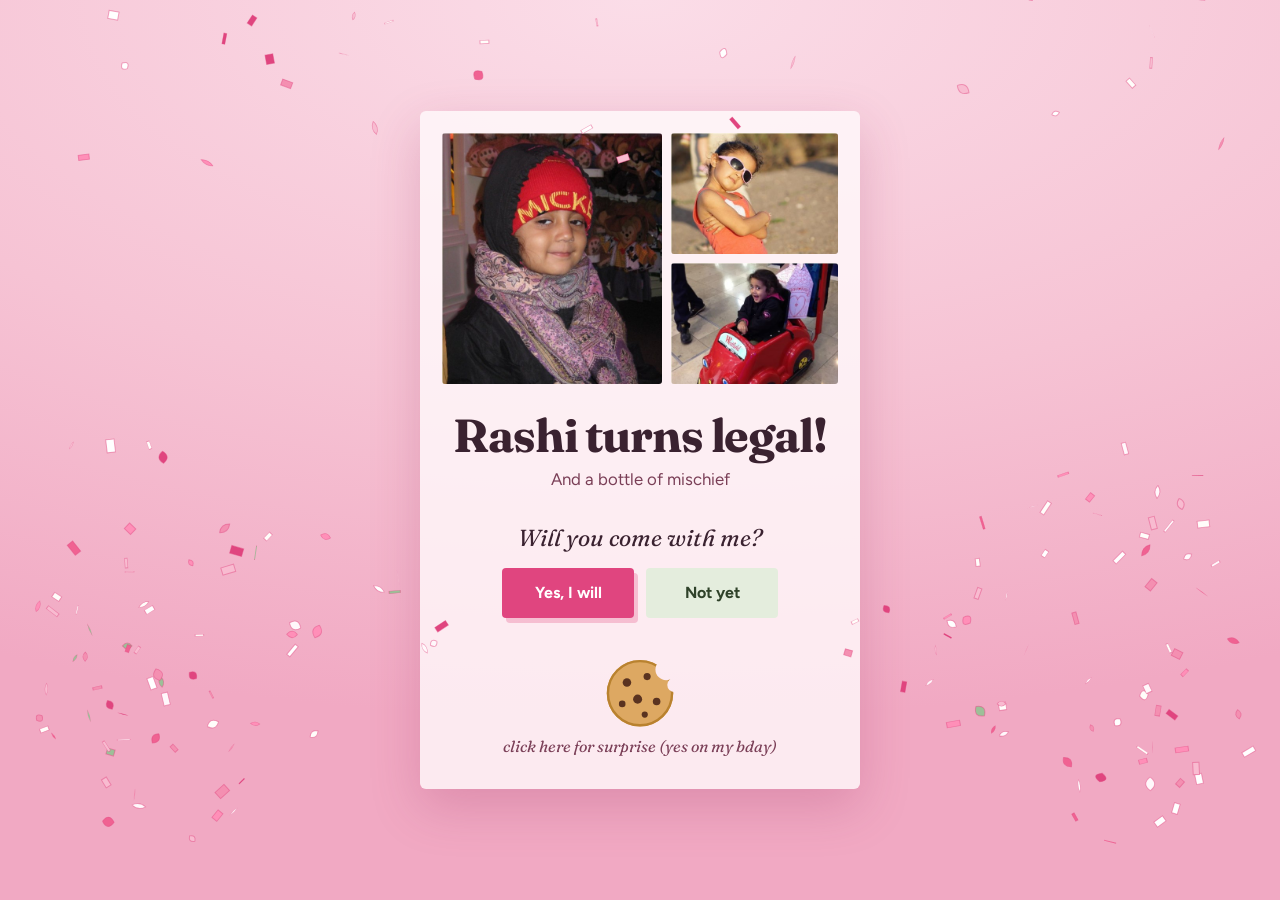
<file: index.html>
<!DOCTYPE html>
<html lang="en">
<head>
<meta charset="utf-8">
<meta name="viewport" content="width=device-width, initial-scale=1, viewport-fit=cover">
<meta name="color-scheme" content="light">
<meta property="og:title" content="Rashi turns legal!">
<meta property="og:description" content="You're invited. There is only one answer.">
<meta name="description" content="You're invited to Rashi's birthday.">
<title>Rashi turns legal!</title>
<link rel="preconnect" href="https://fonts.googleapis.com">
<link rel="preconnect" href="https://fonts.gstatic.com" crossorigin>
<link href="https://fonts.googleapis.com/css2?family=Fraunces:ital,opsz,wght@0,9..144,700;1,9..144,400&family=Figtree:wght@500;700&display=swap" rel="stylesheet">
<style>
:root{--tulip:#E0457F;--petal:#FFFBFC;--ink:#3A2230;--leaf:#E4EDDD;--leafink:#2F4229;--soft:#7A3F57;
--serif:"Fraunces",Georgia,"Times New Roman",serif;--sans:"Figtree",system-ui,-apple-system,"Segoe UI",Roboto,sans-serif}
*{box-sizing:border-box}
[hidden]{display:none!important}
html{background:#F3B3CB}
body{margin:0;min-height:100svh;display:grid;place-items:center;padding:20px 16px;font-family:var(--sans);color:var(--ink);
background:radial-gradient(120% 80% at 50% 0%,#FBDDE8 0%,#F6C3D4 55%,#F1A9C3 100%)}
#fx,#fl{position:fixed;inset:0;width:100%;height:100%;pointer-events:none;z-index:10}
#fl{z-index:0}
.card{width:min(100%,440px);position:relative;z-index:1;background:rgba(255,251,252,.8);border-radius:6px;padding:22px 22px 26px;text-align:center;
box-shadow:0 18px 50px rgba(150,40,90,.22)}
.photos{display:grid;grid-template-columns:1.32fr 1fr;grid-template-rows:1fr 1fr;gap:9px;aspect-ratio:990/627}
.photos img{width:100%;height:100%;object-fit:cover;display:block;border-radius:3px;min-height:0}
.photos img:first-child{grid-row:span 2}
h1{font:700 clamp(2.1rem,9.5vw,2.9rem)/1.05 var(--serif);letter-spacing:-.025em;margin:28px 0 8px}
.sub{margin:0;color:var(--soft);font-size:1.05rem}
.ask{margin-top:34px}
.ask p{font:italic 400 1.45rem var(--serif);margin:0 0 16px}
.row{display:flex;gap:12px;justify-content:center}
.slot{display:inline-block}
button{font:700 1rem var(--sans);min-height:50px;min-width:132px;border:0;border-radius:4px;cursor:pointer;white-space:nowrap}
button:focus-visible{outline:3px solid var(--ink);outline-offset:3px}
#yes{background:var(--tulip);color:#fff;box-shadow:4px 5px 0 rgba(224,69,127,.28);transition:transform .25s}
#no{background:var(--leaf);color:var(--leafink)}
#no.fly{position:fixed;z-index:20;margin:0;transition:left .28s cubic-bezier(.3,1.4,.5,1),top .28s cubic-bezier(.3,1.4,.5,1)}
.thanks{margin-top:34px;font:italic 400 1.4rem/1.35 var(--serif)}
.cookie{display:block;margin:30px auto 0;background:none;min-width:0;min-height:0;padding:6px 10px;color:var(--soft);
font:italic 400 1rem/1.3 var(--serif);white-space:normal;max-width:300px}
.cookie svg{display:block;margin:0 auto 6px;animation:wob 3.2s ease-in-out infinite;transform-origin:50% 80%}
@keyframes wob{0%,80%,100%{transform:rotate(0)}85%{transform:rotate(-9deg)}92%{transform:rotate(8deg)}}
.sheet{position:fixed;inset:0;z-index:30;display:grid;place-items:center;padding:20px;background:rgba(58,34,48,.5);
opacity:0;visibility:hidden;transition:opacity .25s,visibility .25s}
.sheet.open{opacity:1;visibility:visible}
.panel{width:min(100%,380px);background:var(--petal);border-radius:6px;padding:26px 24px 22px;text-align:center;
transform:translateY(16px) scale(.97);transition:transform .3s cubic-bezier(.3,1.3,.5,1)}
.sheet.open .panel{transform:none}
.panel h2{font:700 1.5rem/1.15 var(--serif);margin:0 0 18px}
.panel dl{margin:0}
.panel dt{font:italic 400 .95rem var(--serif);color:var(--soft)}
.panel dd{margin:2px 0 16px;font:700 1.2rem var(--sans)}
.panel .foot{font-size:.95rem;color:var(--soft);margin:4px 0 18px}
.panel button{background:var(--tulip);color:#fff}
@media (prefers-reduced-motion:reduce){.cookie svg{animation:none}#no.fly{transition:none}.panel{transition:none}}
</style>
</head>
<body>
<canvas id="fl" aria-hidden="true"></canvas>
<canvas id="fx" aria-hidden="true"></canvas>

<main class="card">
  <div class="photos">
    <img alt="Little Rashi in a red Mickey beanie and a paisley scarf" src="[data-uri]">
    <img alt="Little Rashi in pink sunglasses with arms crossed" src="[data-uri]">
    <img alt="Little Rashi in a red toy car at the mall" src="[data-uri]">
  </div>

  <h1>Rashi turns legal!</h1>
  <p class="sub">And a bottle of mischief</p>

  <div class="ask" id="ask">
    <p>Will you come with me?</p>
    <div class="row">
      <button id="yes" type="button">Yes, I will</button>
      <span class="slot" id="slot"><button id="no" type="button">Not yet</button></span>
    </div>
  </div>
  <p class="thanks" id="thanks" hidden>Knew you'd say yes. 🥂<br>Crack the cookie for the when and where.</p>

  <button class="cookie" id="cookie" type="button" aria-haspopup="dialog" aria-controls="sheet">
    <svg width="76" height="76" viewBox="0 0 64 64" aria-hidden="true">
      <defs><mask id="bite"><rect width="64" height="64" fill="#fff"/><circle cx="54" cy="13" r="9" fill="#000"/><circle cx="61" cy="26" r="6" fill="#000"/></mask></defs>
      <g mask="url(#bite)">
        <circle cx="32" cy="33" r="28" fill="#DDA862"/>
        <circle cx="32" cy="33" r="27" fill="none" stroke="#B9822F" stroke-width="2"/>
        <circle cx="21" cy="24" r="3.6" fill="#5A3320"/><circle cx="38" cy="19" r="3" fill="#5A3320"/>
        <circle cx="30" cy="38" r="3.8" fill="#5A3320"/><circle cx="46" cy="40" r="3.2" fill="#5A3320"/>
        <circle cx="17" cy="42" r="2.8" fill="#5A3320"/><circle cx="36" cy="51" r="2.6" fill="#5A3320"/>
      </g>
    </svg>
    click here for surprise (yes on my bday)
  </button>
</main>

<div class="sheet" id="sheet" role="dialog" aria-modal="true" aria-labelledby="st">
  <div class="panel">
    <h2 id="st">Details, fresh out of the oven</h2>
    <dl>
      <dt>When</dt><dd>Saturday, 29 November · 7:30 PM</dd>
      <dt>Where</dt><dd>Rooftop Lounge</dd>
    </dl>
    <p class="foot">Arrive hungry. The cookie was just the appetizer.</p>
    <button id="close" type="button">Got it</button>
  </div>
</div>

<script>
(()=>{
const $=id=>document.getElementById(id);
const reduce=matchMedia('(prefers-reduced-motion: reduce)').matches;

/* ---------- confetti: pink tulip + white tulip ---------- */
const cv=$('fx'),cx=cv.getContext('2d');
let W,H;
const fv=$('fl'),fx=fv.getContext('2d');
function size(){const d=Math.min(devicePixelRatio||1,2);W=innerWidth;H=innerHeight;for(const [c,g] of [[cv,cx],[fv,fx]]){c.width=W*d;c.height=H*d;g.setTransform(d,0,0,d,0,0)}}
size();addEventListener('resize',size);
const PINK=['#F48FB1','#F06292','#E0457F','#F8BBD0','#FF8FB8'],WHITE=['#FFFFFF','#FFF8FB','#FFFDFA'],LEAF=['#9DBF98'],CRUMB=['#D9A45F','#B9822F','#5A3320'];
const pick=a=>a[Math.random()*a.length|0];
const tulip=()=>{const r=Math.random();return r<.4?pick(WHITE):r<.94?pick(PINK):pick(LEAF)};
let ps=[],on=false;
function add(x,y,vx,vy,crumb){
  ps.push({x,y,vx,vy,w:7+Math.random()*7,h:4+Math.random()*5,r:Math.random()*6.3,vr:(Math.random()-.5)*.3,
  wob:Math.random()*6.3,c:crumb?pick(CRUMB):tulip(),s:crumb?2:Math.random()<.45?1:0,life:0,max:260+Math.random()*140});
}
function burst(x,y,n,power,base,spread,crumb){
  if(reduce)return;
  for(let i=0;i<n;i++){const a=base+(Math.random()-.5)*spread,s=power*(.35+Math.random()*.65);add(x,y,Math.cos(a)*s,Math.sin(a)*s,crumb)}
  go();
}
function rain(n){
  if(reduce)return;
  for(let i=0;i<n;i++)add(Math.random()*W,-20-Math.random()*H*.4,(Math.random()-.5)*2,1+Math.random()*2);
  go();
}
function tick(){
  cx.clearRect(0,0,W,H);
  ps=ps.filter(p=>p.life<p.max&&p.y<H+30);
  for(const p of ps){
    p.life++;p.vy+=.12;p.vx*=.985;p.vy*=.985;p.wob+=.12;p.r+=p.vr;
    p.x+=p.vx+Math.sin(p.wob)*.5;p.y+=p.vy;
    cx.save();cx.globalAlpha=Math.min(1,(p.max-p.life)/40);cx.translate(p.x,p.y);cx.rotate(p.r);
    cx.fillStyle=p.c;cx.strokeStyle='rgba(224,69,127,.45)';cx.lineWidth=1;
    if(p.s==2){cx.beginPath();cx.arc(0,0,p.h/2,0,6.3);cx.fill()}
    else{
      cx.scale(1,Math.cos(p.wob));
      if(p.s==1){cx.beginPath();cx.moveTo(-p.w/2,0);cx.quadraticCurveTo(0,-p.h*1.2,p.w/2,0);cx.quadraticCurveTo(0,p.h*1.2,-p.w/2,0);cx.fill();cx.stroke()}
      else{cx.fillRect(-p.w/2,-p.h/2,p.w,p.h);cx.strokeRect(-p.w/2,-p.h/2,p.w,p.h)}
    }
    cx.restore();
  }
  if(ps.length)requestAnimationFrame(tick);else on=false;
}
function go(){if(!on){on=true;requestAnimationFrame(tick)}}

/* welcome: cannons from both corners + a gentle shower */
const up=-Math.PI/2;
setTimeout(()=>{burst(0,H,70,18,up+.5,.8);burst(W,H,70,18,up-.5,.8);rain(80)},300);
let showers=0;const iv=setInterval(()=>{rain(6);if(++showers>6){clearInterval(iv);startFlowers()}},700);


/* ---------- then: tulips drift down behind the card, for good ---------- */
const PAIRS=[['#E85D93','#F7A1C0'],['#F06292','#FBBBD2'],['#D63B77','#F48FB1'],['#F3E8EE','#FFFFFF'],['#EFE3EA','#FFFDFA'],['#F3E8EE','#FFFFFF']];
let fl=[],fOn=false,fLast=0;
function spawn(y){
  const s=11+Math.random()*12,z=s/23;
  fl.push({x:Math.random()*W,y:y!=null?y:-s*2.5,s,vy:.5+z*.9,t:Math.random()*6.3,sw:.4+Math.random()*.6,
  r:(Math.random()-.5)*1.2,vr:(Math.random()-.5)*.012,a:.5+z*.4,c:pick(PAIRS)});
}
function drawTulip(p){
  const s=p.s;
  fx.save();fx.globalAlpha=p.a;fx.translate(p.x,p.y);fx.rotate(p.r);fx.lineCap='round';
  fx.strokeStyle='#8FB58A';fx.lineWidth=Math.max(1,s*.1);
  fx.beginPath();fx.moveTo(0,s*.45);fx.quadraticCurveTo(s*.2,s*.9,0,s*1.5);fx.stroke();
  fx.fillStyle='#A8C9A2';
  fx.beginPath();fx.moveTo(0,s*1.2);fx.quadraticCurveTo(s*.55,s*1.05,s*.45,s*.65);fx.quadraticCurveTo(s*.1,s*.9,0,s*1.2);fx.fill();
  fx.strokeStyle='rgba(176,48,100,.35)';fx.lineWidth=1;fx.fillStyle=p.c[0];
  fx.beginPath();fx.moveTo(0,s*.5);fx.bezierCurveTo(-s*.6,s*.45,-s*.55,-s*.15,-s*.42,-s*.6);fx.bezierCurveTo(-s*.2,-s*.35,-s*.05,-s*.1,0,s*.5);fx.fill();fx.stroke();
  fx.beginPath();fx.moveTo(0,s*.5);fx.bezierCurveTo(s*.6,s*.45,s*.55,-s*.15,s*.42,-s*.6);fx.bezierCurveTo(s*.2,-s*.35,s*.05,-s*.1,0,s*.5);fx.fill();fx.stroke();
  fx.fillStyle=p.c[1];
  fx.beginPath();fx.moveTo(0,s*.52);fx.bezierCurveTo(-s*.34,s*.32,-s*.3,-s*.42,0,-s*.75);fx.bezierCurveTo(s*.3,-s*.42,s*.34,s*.32,0,s*.52);fx.fill();fx.stroke();
  fx.restore();
}
function flow(t){
  fx.clearRect(0,0,W,H);
  if(fl.length<34&&t-fLast>500){spawn();fLast=t}
  fl=fl.filter(p=>p.y<H+p.s*2);
  for(const p of fl){p.t+=.02*p.sw;p.y+=p.vy;p.x+=Math.sin(p.t)*.45;p.r+=p.vr+Math.cos(p.t)*.004;drawTulip(p)}
  requestAnimationFrame(flow);
}
function startFlowers(){
  if(reduce||fOn)return;fOn=true;
  for(let i=0;i<12;i++)spawn(-Math.random()*H*.7);
  requestAnimationFrame(flow);
}

/* ---------- the button that refuses to be pressed ---------- */
const yes=$('yes'),no=$('no'),slot=$('slot'),cookie=$('cookie'),sheet=$('sheet');
const quips=['Nope.','Too slow','Nice try','Not today','Missed me','Say yes','Still no'];
let n=0,floating=false,lastT=0,done=false;
const rc=e=>e.getBoundingClientRect();
const hit=(a,b,p)=>a.left<b.right+p&&a.right>b.left-p&&a.top<b.bottom+p&&a.bottom>b.top-p;

function dodge(ev){
  if(ev&&ev.cancelable)ev.preventDefault();
  if(done||sheet.classList.contains('open'))return;
  const t=performance.now();if(t-lastT<180)return;lastT=t;
  const r0=rc(no);
  if(!floating){
    slot.style.width=r0.width+'px';slot.style.height=r0.height+'px';
    no.style.width=r0.width+'px';no.style.left=r0.left+'px';no.style.top=r0.top+'px';
    no.classList.add('fly');floating=true;void no.offsetWidth;
  }
  const w=no.offsetWidth,h=no.offsetHeight,m=10,ys=rc(yes),cs=rc(cookie),far=Math.min(innerWidth,innerHeight)*.3;
  let x,y,k=0,box;
  do{
    x=m+Math.random()*(innerWidth-w-2*m);y=m+Math.random()*(innerHeight-h-2*m);k++;
    box={left:x,top:y,right:x+w,bottom:y+h};
  }while(k<60&&(hit(box,ys,20)||hit(box,cs,6)||Math.hypot(x-r0.left,y-r0.top)<far));
  no.style.left=x+'px';no.style.top=y+'px';
  no.textContent=quips[n++%quips.length];
  yes.style.transform='scale('+Math.min(1.3,1+n*.04)+')';
}
['pointerenter','pointerdown','focus','click'].forEach(e=>no.addEventListener(e,dodge));
no.addEventListener('touchstart',dodge,{passive:false});
no.addEventListener('keydown',dodge);
addEventListener('pointermove',e=>{
  if(!floating&&e.pointerType!=='mouse')return;
  const r=rc(no),d=Math.hypot(Math.max(r.left-e.clientX,0,e.clientX-r.right),Math.max(r.top-e.clientY,0,e.clientY-r.bottom));
  if(d<60)dodge();
});
addEventListener('pointerdown',e=>{
  const r=rc(no),d=Math.hypot(Math.max(r.left-e.clientX,0,e.clientX-r.right),Math.max(r.top-e.clientY,0,e.clientY-r.bottom));
  if(d<44)dodge(e);
});
addEventListener('resize',()=>{if(floating){
  no.style.left=Math.max(10,Math.min(parseFloat(no.style.left),innerWidth-no.offsetWidth-10))+'px';
  no.style.top=Math.max(10,Math.min(parseFloat(no.style.top),innerHeight-no.offsetHeight-10))+'px';}});

/* ---------- the only answer ---------- */
yes.addEventListener('click',()=>{
  done=true;
  const r=rc(yes);
  burst(r.left+r.width/2,r.top,240,17,up,Math.PI);
  rain(90);
  $('ask').hidden=true;$('thanks').hidden=false;
});

/* ---------- cookie reveal ---------- */
function openSheet(){
  const r=rc(cookie);
  burst(r.left+r.width/2,r.top+30,36,9,up,Math.PI,true);
  sheet.classList.add('open');$('close').focus();
}
function closeSheet(){sheet.classList.remove('open');cookie.focus()}
cookie.addEventListener('click',openSheet);
$('close').addEventListener('click',closeSheet);
sheet.addEventListener('click',e=>{if(e.target===sheet)closeSheet()});
addEventListener('keydown',e=>{if(e.key==='Escape'&&sheet.classList.contains('open'))closeSheet()});
})();
</script>
</body>
</html>
</file>
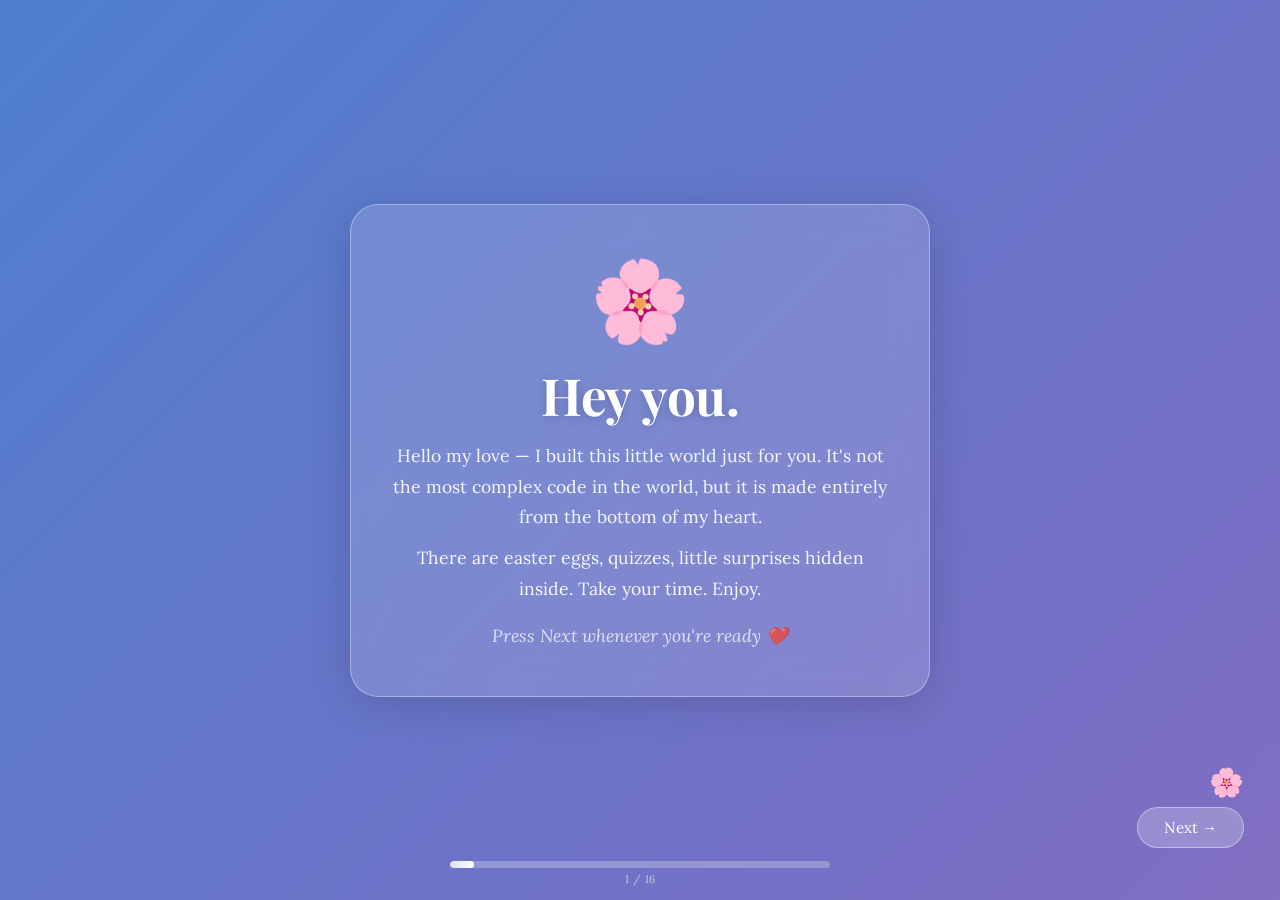
<file: index-2.html>
<!DOCTYPE html>
<html lang="en">
<head>
  <meta charset="UTF-8" />
  <meta name="viewport" content="width=device-width, initial-scale=1.0" />
  <title>For Mon Cœur 🌸</title>
  <link href="https://fonts.googleapis.com/css2?family=Playfair+Display:ital,wght@0,400;0,700;1,400&family=Lora:ital,wght@0,400;0,500;1,400&display=swap" rel="stylesheet">
  <style>
    *, *::before, *::after {
      margin: 0; padding: 0;
      box-sizing: border-box;
    }

    :root {
      --blue:    #4f7fcf;
      --lavender:#9b7fd4;
      --rose:    #e8849a;
      --cream:   #fff8f5;
      --gold:    #f5c97a;
    }

    html, body {
      width: 100%; height: 100%;
      overflow: hidden;
      font-family: 'Lora', Georgia, serif;
    }

    /* ── ANIMATED BACKGROUND ── */
    body {
      background: linear-gradient(135deg,
        #4f7fcf 0%,
        #7b6ec4 30%,
        #c47ea8 60%,
        #e8849a 100%);
      background-size: 300% 300%;
      animation: bgShift 14s ease infinite;
      color: white;
    }
    @keyframes bgShift {
      0%   { background-position: 0% 50%; }
      50%  { background-position: 100% 50%; }
      100% { background-position: 0% 50%; }
    }

    /* ── FLOATING PETALS ── */
    .petal {
      position: fixed;
      top: -40px;
      font-size: 20px;
      animation: fall linear infinite;
      pointer-events: none;
      z-index: 0;
      opacity: 0.6;
    }
    @keyframes fall {
      0%   { transform: translateY(0) rotate(0deg);   opacity: 0.7; }
      100% { transform: translateY(110vh) rotate(360deg); opacity: 0; }
    }

    /* ── APP WRAPPER ── */
    #app {
      position: relative;
      width: 100%; height: 100%;
      z-index: 1;
    }

    /* ── PAGES ── */
    .page {
      position: absolute;
      inset: 0;
      display: none;
      justify-content: center;
      align-items: center;
      flex-direction: column;
      opacity: 0;
      transition: opacity 0.5s ease;
    }
    .page.active {
      display: flex;
      opacity: 1;
    }
    .page.fade-in {
      animation: fadeIn 0.55s ease forwards;
    }
    @keyframes fadeIn {
      from { opacity: 0; transform: translateY(18px); }
      to   { opacity: 1; transform: translateY(0); }
    }

    /* ── CONTENT CARD ── */
    .content {
      text-align: center;
      max-width: 580px;
      width: 90%;
      padding: 44px 40px;
      background: rgba(255,255,255,0.14);
      backdrop-filter: blur(18px);
      -webkit-backdrop-filter: blur(18px);
      border-radius: 28px;
      border: 1px solid rgba(255,255,255,0.35);
      box-shadow: 0 8px 40px rgba(0,0,0,0.15);
      position: relative;
      z-index: 2;
    }
    .content h1 {
      font-family: 'Playfair Display', Georgia, serif;
      font-size: clamp(2.2rem, 6vw, 3.2rem);
      font-weight: 700;
      letter-spacing: -0.5px;
      line-height: 1.1;
      margin-bottom: 18px;
      text-shadow: 0 2px 12px rgba(0,0,0,0.2);
    }
    .content h2 {
      font-family: 'Playfair Display', Georgia, serif;
      font-size: clamp(1.6rem, 5vw, 2.4rem);
      font-weight: 700;
      margin-bottom: 16px;
      text-shadow: 0 2px 12px rgba(0,0,0,0.2);
    }
    .content p {
      font-size: clamp(0.95rem, 2.5vw, 1.1rem);
      line-height: 1.75;
      opacity: 0.93;
      margin-bottom: 10px;
    }
    .content p:last-child { margin-bottom: 0; }
    .content em {
      font-style: italic;
      opacity: 0.8;
      font-size: 0.92em;
    }
    .big-emoji {
      font-size: clamp(3rem, 8vw, 5rem);
      display: block;
      margin-bottom: 16px;
      animation: pulse 2s ease-in-out infinite;
    }
    @keyframes pulse {
      0%, 100% { transform: scale(1); }
      50%       { transform: scale(1.12); }
    }

    /* ── TIMER ── */
    #timer {
      font-family: 'Playfair Display', serif;
      font-size: clamp(1.05rem, 3vw, 1.3rem);
      font-style: italic;
      background: rgba(255,255,255,0.15);
      border-radius: 14px;
      padding: 12px 18px;
      margin: 14px auto;
      letter-spacing: 0.3px;
      display: inline-block;
    }
    #edit-btn {
      margin-top: 14px;
      background: rgba(255,255,255,0.22);
      border: 1px solid rgba(255,255,255,0.45);
      color: white;
      padding: 9px 22px;
      border-radius: 20px;
      cursor: pointer;
      font-family: 'Lora', serif;
      font-size: 0.9rem;
      transition: background 0.2s;
    }
    #edit-btn:hover { background: rgba(255,255,255,0.36); }

    /* ── QUIZ ── */
    .quiz-question {
      font-family: 'Playfair Display', serif;
      font-size: clamp(1.1rem, 3vw, 1.35rem);
      margin-bottom: 18px;
    }
    .quiz-options {
      display: flex;
      flex-direction: column;
      gap: 10px;
    }
    .quiz-option {
      background: rgba(255,255,255,0.18);
      border: 1px solid rgba(255,255,255,0.35);
      color: white;
      padding: 11px 18px;
      border-radius: 16px;
      cursor: pointer;
      font-family: 'Lora', serif;
      font-size: 0.98rem;
      transition: all 0.22s;
      text-align: left;
    }
    .quiz-option:hover { background: rgba(255,255,255,0.3); transform: translateX(4px); }
    .quiz-option.correct { background: rgba(120,220,140,0.45); border-color: rgba(120,220,140,0.7); }
    .quiz-option.wrong   { background: rgba(220,100,100,0.38); border-color: rgba(220,100,100,0.6); }
    .quiz-feedback {
      margin-top: 14px;
      font-style: italic;
      font-size: 1rem;
      min-height: 1.4em;
      opacity: 0.9;
    }

    /* ── REASONS LIST ── */
    .reasons-list {
      list-style: none;
      text-align: left;
      margin-top: 4px;
    }
    .reasons-list li {
      padding: 8px 0;
      border-bottom: 1px solid rgba(255,255,255,0.18);
      font-size: clamp(0.9rem, 2.3vw, 1.02rem);
      line-height: 1.5;
      display: flex;
      gap: 10px;
    }
    .reasons-list li:last-child { border-bottom: none; }
    .reasons-list li::before {
      content: "✦";
      color: var(--gold);
      flex-shrink: 0;
      margin-top: 1px;
    }

    /* ── LETTER ── */
    .letter-box {
      background: rgba(255,255,255,0.1);
      border-radius: 16px;
      padding: 24px 22px;
      text-align: left;
      font-style: italic;
      font-size: clamp(0.92rem, 2.3vw, 1.05rem);
      line-height: 1.9;
      border: 1px solid rgba(255,255,255,0.25);
      margin-top: 8px;
    }
    .letter-box .signature {
      margin-top: 16px;
      text-align: right;
      font-style: normal;
      font-weight: 500;
      font-family: 'Playfair Display', serif;
    }

    /* ── PROMISE CARDS ── */
    .promise-grid {
      display: grid;
      grid-template-columns: 1fr 1fr;
      gap: 12px;
      margin-top: 10px;
    }
    .promise-card {
      background: rgba(255,255,255,0.15);
      border-radius: 16px;
      padding: 14px 12px;
      font-size: clamp(0.82rem, 2.1vw, 0.95rem);
      border: 1px solid rgba(255,255,255,0.3);
      line-height: 1.5;
      cursor: pointer;
      transition: all 0.25s;
      position: relative;
    }
    .promise-card:hover { background: rgba(255,255,255,0.28); transform: scale(1.03); }
    .promise-card .card-icon { font-size: 1.4rem; display: block; margin-bottom: 6px; }
    .promise-card.flipped {
      background: rgba(245,201,122,0.3);
      border-color: rgba(245,201,122,0.6);
    }

    /* ── SCRAMBLE ── */
    .scramble-word {
      font-family: 'Playfair Display', serif;
      font-size: clamp(1.8rem, 6vw, 2.8rem);
      letter-spacing: 6px;
      font-weight: 700;
      margin: 16px 0;
      display: block;
      text-shadow: 0 2px 10px rgba(0,0,0,0.2);
    }
    .guess-input {
      background: rgba(255,255,255,0.2);
      border: 1px solid rgba(255,255,255,0.5);
      border-radius: 12px;
      color: white;
      font-family: 'Lora', serif;
      font-size: 1rem;
      padding: 10px 16px;
      outline: none;
      width: 100%;
      max-width: 260px;
      text-align: center;
      margin-bottom: 10px;
    }
    .guess-input::placeholder { color: rgba(255,255,255,0.6); }
    .guess-btn {
      background: rgba(255,255,255,0.22);
      border: 1px solid rgba(255,255,255,0.45);
      color: white;
      padding: 9px 26px;
      border-radius: 20px;
      cursor: pointer;
      font-family: 'Lora', serif;
      font-size: 0.92rem;
      transition: background 0.2s;
    }
    .guess-btn:hover { background: rgba(255,255,255,0.38); }

    /* ── FLOWER TOOLTIP ── */
    .flower {
      position: absolute;
      bottom: 100px;
      right: 36px;
      font-size: 28px;
      cursor: pointer;
      z-index: 10;
      user-select: none;
    }
    .flower::after {
      content: attr(data-msg);
      position: absolute;
      bottom: 38px;
      right: 0;
      background: rgba(0,0,0,0.72);
      padding: 8px 14px;
      border-radius: 10px;
      font-family: 'Lora', serif;
      font-size: 13px;
      opacity: 0;
      white-space: nowrap;
      transition: opacity 0.3s;
      pointer-events: none;
    }
    .flower:hover::after { opacity: 1; }

    /* ── NAV ── */
    #nav {
      position: fixed;
      bottom: 52px;
      width: 100%;
      display: flex;
      justify-content: space-between;
      padding: 0 36px;
      z-index: 20;
    }
    #nav button {
      background: rgba(255,255,255,0.22);
      border: 1px solid rgba(255,255,255,0.4);
      color: white;
      padding: 10px 26px;
      border-radius: 22px;
      cursor: pointer;
      font-family: 'Lora', serif;
      font-size: 0.95rem;
      transition: all 0.22s;
    }
    #nav button:hover { background: rgba(255,255,255,0.38); transform: scale(1.04); }

    /* ── PROGRESS BAR ── */
    #progress {
      position: fixed;
      bottom: 14px;
      width: 100%;
      text-align: center;
      z-index: 20;
    }
    .bar {
      width: 72%;
      max-width: 380px;
      height: 7px;
      background: rgba(255,255,255,0.25);
      margin: 0 auto;
      border-radius: 10px;
      overflow: hidden;
    }
    .fill {
      height: 100%;
      width: 0%;
      background: linear-gradient(90deg, rgba(255,255,255,0.7), white);
      border-radius: 10px;
      transition: width 0.45s cubic-bezier(.4,0,.2,1);
    }
    .page-count {
      font-size: 11px;
      opacity: 0.6;
      margin-top: 4px;
      font-family: 'Lora', serif;
      letter-spacing: 0.5px;
    }

    /* ── FINAL PAGE ── */
    .final-hearts {
      position: fixed;
      inset: 0;
      pointer-events: none;
      z-index: 0;
    }
    .heart-confetti {
      position: absolute;
      top: -30px;
      font-size: 22px;
      animation: confettiFall linear infinite;
    }
    @keyframes confettiFall {
      0%   { transform: translateY(0) rotate(0deg); opacity: 1; }
      100% { transform: translateY(110vh) rotate(720deg); opacity: 0; }
    }

    /* ── STORY BOX ── */
    .story-box {
      background: rgba(255,255,255,0.1);
      border-radius: 16px;
      padding: 20px 22px;
      text-align: left;
      font-size: clamp(0.85rem, 2.1vw, 0.97rem);
      line-height: 1.85;
      border: 1px solid rgba(255,255,255,0.22);
      margin-top: 10px;
      max-height: 220px;
      overflow-y: auto;
    }
    .story-box::-webkit-scrollbar { width: 4px; }
    .story-box::-webkit-scrollbar-track { background: transparent; }
    .story-box::-webkit-scrollbar-thumb { background: rgba(255,255,255,0.3); border-radius: 4px; }
  </style>
</head>
<body>

<div id="petals"></div>

<div id="app">

  <!-- PAGE 1: Welcome -->
  <div class="page active">
    <div class="flower" data-msg="I love you 🌸"></div>
    <div class="content">
      <span class="big-emoji">🌸</span>
      <h1>Hey you.</h1>
      <p>Hello my love — I built this little world just for you. It's not the most complex code in the world, but it is made entirely from the bottom of my heart.</p>
      <p>There are easter eggs, quizzes, little surprises hidden inside. Take your time. Enjoy.</p>
      <p style="margin-top:16px; font-style:italic; opacity:0.75;">Press Next whenever you're ready ❤️</p>
    </div>
  </div>

  <!-- PAGE 2: Timer -->
  <div class="page">
    <div class="flower" data-msg="every moment we spend counts as a second in my 7 minutes 💙"></div>
    <div class="content">
      <span class="big-emoji">⏳</span>
      <h2>Us, so far</h2>
      <p>Since 24 January 2026</p>
      <p id="timer">loading...</p>
      <p>How long we'll be together: <span style="font-size:1.6rem;">∞</span></p>
      <button id="edit-btn">Edit start date</button>
    </div>
  </div>

  <!-- PAGE 3: Quiz 1 -->
  <div class="page">
    <div class="flower" data-msg="think carefully 😏"></div>
    <div class="content">
      <h2>Little Quiz 🌷</h2>
      <p class="quiz-question">What's the first thing I liked about you?</p>
      <div class="quiz-options" id="q1-opts">
        <button class="quiz-option" data-correct="true">Your smile</button>
        <button class="quiz-option" data-correct="false">Your eyes</button>
        <button class="quiz-option" data-correct="false">Your laugh</button>
        <button class="quiz-option" data-correct="false">Your voice</button>
      </div>
      <p class="quiz-feedback" id="q1-feedback"></p>
    </div>
  </div>

  <!-- PAGE 4: Reasons I love you -->
  <div class="page">
    <div class="flower" data-msg="this list goes on forever 🤍"></div>
    <div class="content">
      <h2>Why I love you</h2>
      <p style="opacity:0.7; margin-bottom:14px;"><em>Just some of the reasons. The full list would crash this website.</em></p>
      <ul class="reasons-list">
        <li>The way you make every ordinary moment feel like it matters</li>
        <li>How you carry yourself — quietly, with so much grace (and uffffff that smile)</li>
        <li>You make me want to be better, every single day. How you changed my entire personality, pulled me away from every negative thing that exists</li>
        <li>The way you look at me like I'm something worth looking at</li>
        <li>Your laugh — the real one, not the polite one</li>
        <li>How your mind works. Even though you act a bit slow at times 🤣 You're extraordinary and you don't even know it</li>
        <li>The warmth you give everyone around you, effortlessly</li>
      </ul>
    </div>
  </div>

  <!-- PAGE 5: Scramble -->
  <div class="page">
    <div class="flower" data-msg="you've got this 😘"></div>
    <div class="content">
      <h2>Unscramble Me 🌸</h2>
      <p>I scrambled a word that describes you. Can you guess it?</p>
      <span class="scramble-word" id="scramble-display">U G N P E</span>
      <p id="scramble-hint" style="opacity:0.7; font-size:0.9rem; margin-bottom:12px;">Hint: it's a very specific type of adorable 🐧</p>
      <div>
        <input class="guess-input" id="scramble-input" type="text" placeholder="type your guess…" autocomplete="off" />
        <br/>
        <button class="guess-btn" id="scramble-btn">Check ✓</button>
      </div>
      <p id="scramble-feedback" class="quiz-feedback"></p>
    </div>
  </div>

  <!-- PAGE 6: Letter -->
  <div class="page">
    <div class="flower" data-msg="I mean every word 🌷"></div>
    <div class="content">
      <h2>A Letter 💌</h2>
      <div class="letter-box">
        <p>My love,</p>
        <br/>
        <p>I'm not sure I have the words to explain what you mean to me. You walked into my life and rearranged everything — quietly, completely, in the best possible way. It wasn't long before where I disliked talking to people, but now I enjoy every interaction I have.</p>
        <br/>
        <p>You make me feel like I'm enough, exactly as I am. That's a rare and beautiful gift that you give without even realising it.</p>
        <br/>
        <p>This website is small. Your heart is not.</p>
        <div class="signature">— Yours, always 🌸</div>
      </div>
    </div>
  </div>

  <!-- PAGE 7: Quiz 2 -->
  <div class="page">
    <div class="flower" data-msg="you should know this one 😂"></div>
    <div class="content">
      <h2>Quiz Round 2 🌷</h2>
      <p class="quiz-question">What do I call you when I'm being extra affectionate?</p>
      <div class="quiz-options" id="q2-opts">
        <button class="quiz-option" data-correct="false">Frooti</button>
        <button class="quiz-option" data-correct="true">Mon cœur</button>
        <button class="quiz-option" data-correct="false">Love</button>
        <button class="quiz-option" data-correct="false">Malkin</button>
      </div>
      <p class="quiz-feedback" id="q2-feedback"></p>
    </div>
  </div>

  <!-- PAGE 8: Promises -->
  <div class="page">
    <div class="flower" data-msg="tap each one 🌸"></div>
    <div class="content">
      <h2>My Promises to You</h2>
      <p style="opacity:0.7; font-size:0.88rem; margin-bottom:4px;"><em>Tap each card to reveal</em></p>
      <div class="promise-grid">
        <div class="promise-card" data-reveal="I will always choose you, every single morning. Also bring you flowers 🌸">
          <span class="card-icon">🌅</span>Every morning
        </div>
        <div class="promise-card" data-reveal="I will listen as always, because your voice is better than the Moonlight Sonata.">
          <span class="card-icon">👂</span>I will listen
        </div>
        <div class="promise-card" data-reveal="I will celebrate every small win with you. Also we can celebrate the losses with pani puri which I can't eat 😭">
          <span class="card-icon">🎉</span>Your wins are my wins
        </div>
        <div class="promise-card" data-reveal="I will never stop making you feel loved.">
          <span class="card-icon">🤍</span>Always loved
        </div>
        <div class="promise-card" data-reveal="I will be your safe place, no matter what.">
          <span class="card-icon">🏡</span>Your safe place
        </div>
        <div class="promise-card" data-reveal="I will grow with you, not just alongside you.">
          <span class="card-icon">🌱</span>Growing together
        </div>
      </div>
    </div>
  </div>

  <!-- PAGE 9: What you mean to me -->
  <div class="page">
    <div class="flower" data-msg="you're my favourite 🌷"></div>
    <div class="content">
      <span class="big-emoji">🌷</span>
      <h2>What you are to me</h2>
      <p>You are the lily in the ocean of grass.</p>
      <p>You are the reason I smile at my phone at strange hours.</p>
      <p>You are proof that the best things in life are not planned. Your words, not mine 🫠</p>
      <p>You are mine, and I am so incredibly lucky for that.</p>
      <p style="margin-top:20px; font-style:italic; opacity:0.8; font-size:0.95rem;">"In a field of rose..." — Nevermind, I think you're the reason roses have their colour. The red from your blood.</p>
    </div>
  </div>

  <!-- PAGE 10: Quiz 3 -->
  <div class="page">
    <div class="flower" data-msg="this is a trick question 😈"></div>
    <div class="content">
      <h2>Final Quiz 🌸</h2>
      <p class="quiz-question">On a scale of 1–10, how much do I love you?</p>
      <div class="quiz-options" id="q3-opts">
        <button class="quiz-option" data-correct="false">7</button>
        <button class="quiz-option" data-correct="false">10</button>
        <button class="quiz-option" data-correct="false">100</button>
        <button class="quiz-option" data-correct="true">The scale doesn't go high enough</button>
      </div>
      <p class="quiz-feedback" id="q3-feedback"></p>
    </div>
  </div>

  <!-- PAGE 11: Things we'll do -->
  <div class="page">
    <div class="flower" data-msg="all of this is for real 💙"></div>
    <div class="content">
      <h2>Things we'll do 💙</h2>
      <p style="opacity:0.75; font-size:0.9rem; margin-bottom:12px;"><em>A little bucket list, just for us</em></p>
      <ul class="reasons-list">
        <li>Have a pani puri/maggie eating competition</li>
        <li>Cook a whole meal — ofc I'll cook — together and eat it on the floor</li>
        <li>Get properly lost somewhere. I'm already lost in your eyes</li>
        <li>Watch Ramaiya Vastavaiya together</li>
        <li>Read in the same room without saying anything, a challenge for you 😙</li>
        <li>Take more photos that we'll look back at in the coming years</li>
        <li>Create a thousand more memories we can't predict yet</li>
      </ul>
    </div>
  </div>

  <!-- PAGE 12: Easter Egg -->
  <div class="page">
    <div class="flower" data-msg="you found it! 🌸"></div>
    <div class="content">
      <span class="big-emoji">🥚</span>
      <h2>Easter Egg 🌸</h2>
      <p>You made it to the secret page. Here's a story.</p>
      <div class="story-box">
        A bird rested on a branch in solitude in the middle of winter, she exhaled her loneliness with precise breaths. She had flown this way because of a conflict that stung her in life and had she not flown in the harsh conditions she wouldn't have found peace, or at least she believed. So she — with great determination — flew eastward back to her group. She faced great challenges from raging storms to cold nights of greater detachment but she persisted onwards regardless with a smile. When she did reach back to the flock, they welcomed her with warmth and deep affection. But, before letting anyone tend to her wounds, she first helped her friend pick up her glasses, she made funny faces at her to show her affection and chirped loudly. Then she helped another friend find her favorite food, raw cottage cheese. Another friend asked help because her parents were strict, so she sneaked that friend out and took her to see the world more openly. Another friend — she lost her heart to her partner, but our heroine found it and brought it back to her. I watched from a distance, I always was, but she noticed me. I never thought anyone could, I was good at hiding. No matter how many times I flapped my wings she came closer and made me meet her friends. I never thought that birds could be this beautiful.
      </div>
      <p style="margin-top:14px;"><em>madameji, how is the website as of now?</em> 😄</p>
      <p style="margin-top:8px; opacity:0.8;"><strong>malkinnnnnn</strong> 🌷</p>
    </div>
  </div>

  <!-- PAGE 13: Final "I love you" -->
  <div class="page" id="final-page">
    <div id="hearts-container" class="final-hearts"></div>
    <div class="flower" data-msg="and always will be 🌸"></div>
    <div class="content" style="z-index:3; position:relative;">
      <span class="big-emoji">❤️</span>
      <h1>I loveeeeeeee youuuuuuuu so muchhhh.</h1>
      <p>That's it. That's the whole message.</p>
      <p>Happy Valentine's Day, mon cœur.</p>
      <p style="margin-top:20px; font-style:italic; opacity:0.78; font-size:0.92rem;">Since 24 January 2026 — and for every day that follows.</p>
    </div>
  </div>

  <!-- PAGE 14: Nothing here -->
  <div class="page">
    <div class="flower" data-msg="seriously, nothing 🫥"></div>
    <div class="content">
      <span class="big-emoji">🫥</span>
      <h2>There's nothing here.</h2>
      <p style="opacity:0.6; font-style:italic;">Why are you still clicking?</p>
      <p style="opacity:0.45; font-size:0.85rem; margin-top:8px;">...go back.</p>
    </div>
  </div>

  <!-- PAGE 15: Poem 1 - Warmth of a Hug -->
  <div class="page">
    <div class="flower" data-msg="okay fine 😤🌸"></div>
    <div class="content">
      <h2>Seriously nothing.</h2>
      <p style="opacity:0.7; font-size:0.88rem; margin-bottom:12px;"><em>(okay fine take this poem)</em></p>
      <div class="poem-box">
        <p class="poem-title">Warmth of a Hug</p>
        <p>Insulated in comfort</p>
        <p>Connected physically &amp; astrally,</p>
        <p>A motherly love,</p>
        <p>Nurture and nutrition,</p>
        <p>When hearts are closest together,</p>
        <p>When even the coldest are made aware of warmth,</p>
        <p>When all else is malarkey,</p>
        <p>When hokum fabricates to life,</p>
        <p>Breathes life into the soulless,</p>
        <p>Hatred melded into love;</p>
        <p>One becomes envious of themselves,</p>
        <p>Feeds those starving for affection,</p>
        <p>Insulated in comfort,</p>
        <p>Connected physically and astrally,</p>
        <p>Love,</p>
        <p>Warmth of a hug.</p>
      </div>
      <p style="margin-top:14px; font-size:0.88rem; opacity:0.65; font-style:italic;">Ugh fine go to the next one for a final surprise →</p>
    </div>
  </div>

  <!-- PAGE 16: Valentine question -->
  <div class="page" id="valentine-page">
    <div id="hearts-v" class="final-hearts"></div>
    <div class="flower" data-msg="you know the answer 🌸"></div>
    <div class="content" style="z-index:3; position:relative;">
      <span class="big-emoji" style="animation-duration:0.9s;">💝</span>
      <h1>Will you be my Valentine?</h1>
      <p style="margin-bottom:24px; opacity:0.85;">The most important question on this website.</p>
      <div style="display:flex; gap:18px; justify-content:center; flex-wrap:wrap;">
        <button id="yes-btn" style="
          background: linear-gradient(135deg, rgba(232,132,154,0.8), rgba(155,127,212,0.8));
          border: 2px solid rgba(255,255,255,0.65);
          color: white;
          padding: 14px 48px;
          border-radius: 28px;
          cursor: pointer;
          font-family: 'Playfair Display', serif;
          font-size: 1.2rem;
          font-weight: 700;
          transition: all 0.25s;
          box-shadow: 0 4px 22px rgba(0,0,0,0.25);
        ">Yes 💖</button>
        <button id="no-btn" style="
          background: rgba(255,255,255,0.07);
          border: 1px solid rgba(255,255,255,0.18);
          color: rgba(255,255,255,0.3);
          padding: 14px 48px;
          border-radius: 28px;
          cursor: not-allowed;
          font-family: 'Lora', serif;
          font-size: 1rem;
          pointer-events: none;
        ">No</button>
      </div>
      <p id="no-taunt" style="min-height:1.4em; margin-top:14px; font-style:italic; font-size:0.9rem; opacity:0.8;"></p>
    </div>

    <!-- Poem Modal -->
    <div id="poem-modal" style="
      display:none;
      position:fixed;
      inset:0;
      background:rgba(0,0,0,0.62);
      backdrop-filter:blur(12px);
      -webkit-backdrop-filter:blur(12px);
      z-index:200;
      justify-content:center;
      align-items:center;
    ">
      <div style="
        background: linear-gradient(135deg, rgba(60,110,200,0.92), rgba(190,110,160,0.92));
        border: 1px solid rgba(255,255,255,0.4);
        border-radius: 28px;
        padding: 44px 38px;
        max-width: 500px;
        width: 90%;
        text-align:center;
        box-shadow: 0 16px 60px rgba(0,0,0,0.45);
        animation: fadeIn 0.5s ease forwards;
        max-height: 90vh;
        overflow-y: auto;
      ">
        <span style="font-size:2.6rem; display:block; margin-bottom:14px; animation:pulse 1.3s ease-in-out infinite;">🌸</span>
        <h2 style="font-family:'Playfair Display',serif; font-size:1.55rem; margin-bottom:24px; text-shadow:0 2px 10px rgba(0,0,0,0.2);">I knew you'd say yes 💙</h2>
        <div style="font-style:italic; font-size:0.97rem; line-height:2.15; text-align:center; opacity:0.97;">
          A sight unforgettable<br/>
          When I see her:<br/>
          In my heart I bear no fear<br/>
          I need no adrenaline to feel butterflies in my heart<br/>
          For her sight is like a piercing dart<br/>
          Her warmth assures me<br/>
          Puzzle pieces meant to be<br/>
          While that's work of poet<br/>
          Feelings she's crocheted<br/>
          Her eyes are like onyx<br/>
          Infernal ice, a perfect mix<br/>
          She doesn't know<br/>
          Why I don't sleep at night<br/>
          A powerful bow<br/>
          That's her beauty's might.
        </div>
        <button onclick="document.getElementById('poem-modal').style.display='none'" style="
          margin-top:28px;
          background:rgba(255,255,255,0.22);
          border:1px solid rgba(255,255,255,0.5);
          color:white;
          padding:10px 34px;
          border-radius:22px;
          cursor:pointer;
          font-family:'Lora',serif;
          font-size:0.95rem;
          transition: background 0.2s;
        ">Close 🌸</button>
      </div>
    </div>
  </div>

</div><!-- /app -->

<div id="nav">
  <button id="prev">← Back</button>
  <button id="next">Next →</button>
</div>

<div id="progress">
  <div class="bar"><div class="fill" id="fill"></div></div>
  <div class="page-count" id="page-count"></div>
</div>

<script>
// ── PETALS ──
(function() {
  const container = document.getElementById('petals');
  const emojis = ['🌸','🌷','❤️','🤍','✦'];
  for (let i = 0; i < 14; i++) {
    const p = document.createElement('div');
    p.className = 'petal';
    p.textContent = emojis[i % emojis.length];
    p.style.left = Math.random() * 100 + 'vw';
    p.style.animationDuration = (7 + Math.random() * 10) + 's';
    p.style.animationDelay = (Math.random() * 10) + 's';
    p.style.fontSize = (14 + Math.random() * 14) + 'px';
    container.appendChild(p);
  }
})();

// ── FLOWER MESSAGES ──
const flowerMessages = [
  "I love you 🌸",
  "madameji how is the website? 😄",
  "malkinnnnnn 🌷",
  "you're a lily in the ocean of grass",
  "you're my favourite person",
  "tap me for a secret 🤫",
  "thinking of you, always 💙",
  "you're extraordinary 🤍",
  "every second counts ⏳",
  "click me I dare you 😏",
  "boo! just kidding. hi 🌸",
  "you found the flower 🌷",
  "this one says: I adore you",
];
document.querySelectorAll('.flower').forEach((f, i) => {
  if (!f.dataset.msg) {
    f.dataset.msg = flowerMessages[i % flowerMessages.length];
  }
  const em = ['🌸','🌷','🤍','✿','❀'];
  f.textContent = em[i % em.length];
});

// ── TIMER ──
function updateTimer() {
  const start = new Date("2026-01-24T00:00:00");
  const el = document.getElementById('timer');
  if (!el) return;
  let diff = Date.now() - start;
  if (diff < 0) { el.textContent = "about to begin 💙"; return; }
  const days    = Math.floor(diff / 86400000); diff %= 86400000;
  const hours   = Math.floor(diff / 3600000);  diff %= 3600000;
  const minutes = Math.floor(diff / 60000);    diff %= 60000;
  const seconds = Math.floor(diff / 1000);
  el.textContent = `${days}d ${hours}h ${minutes}m ${seconds}s`;
}
updateTimer();
setInterval(updateTimer, 1000);

document.getElementById('edit-btn')?.addEventListener('click', () => {
  alert('do you no trust my memory or loyalty 🤣 huhhh');
});

// ── QUIZ HELPER ──
function setupQuiz(optsId, feedbackId, correctMsg, wrongMsg) {
  const container = document.getElementById(optsId);
  const fb = document.getElementById(feedbackId);
  if (!container) return;
  container.querySelectorAll('.quiz-option').forEach(btn => {
    btn.addEventListener('click', function() {
      container.querySelectorAll('.quiz-option').forEach(b => b.disabled = true);
      if (this.dataset.correct === 'true') {
        this.classList.add('correct');
        fb.textContent = correctMsg;
      } else {
        this.classList.add('wrong');
        fb.textContent = wrongMsg;
        container.querySelectorAll('[data-correct="true"]').forEach(b => b.classList.add('correct'));
      }
    });
  });
}
setupQuiz('q1-opts','q1-feedback','Yes!! That smile gets me every single time 😭🌸','Not quite — it was your smile that got me first 🌸');
setupQuiz('q2-opts','q2-feedback','Mon cœur — because that\'s what you are 🌸','So close! Mon cœur — my heart 🌸');
setupQuiz('q3-opts','q3-feedback','Exactly right. The scale doesn\'t exist that goes high enough ❤️','Think bigger. Much, much bigger ❤️');

// ── SCRAMBLE: PENGU ──
(function() {
  const answer = "PENGU";
  const display = document.getElementById('scramble-display');
  const input   = document.getElementById('scramble-input');
  const btn     = document.getElementById('scramble-btn');
  const fb      = document.getElementById('scramble-feedback');
  if (!display) return;
  btn.addEventListener('click', () => {
    const guess = input.value.trim().toUpperCase();
    if (guess === answer) {
      fb.textContent = "PENGU!! 🐧 Yes, that's you. My little penguin. 🌸";
      fb.style.color = "lightgreen";
    } else if (guess.length === 0) {
      fb.textContent = "Type something, don't be shy 😄";
      fb.style.color = "white";
    } else {
      fb.textContent = "Not quite! Think soft, round, and absolutely adorable 🐧";
      fb.style.color = "rgba(255,200,200,0.9)";
    }
  });
  input.addEventListener('keydown', e => { if (e.key === 'Enter') btn.click(); });
})();

// ── PROMISE CARDS ──
document.querySelectorAll('.promise-card').forEach(card => {
  card.addEventListener('click', function() {
    if (!this.classList.contains('flipped')) {
      this.classList.add('flipped');
      this.innerHTML = `<span style="font-size:0.9rem; line-height:1.5;">${this.dataset.reveal}</span>`;
    }
  });
});

// ── HEARTS CONFETTI ──
function launchHearts() {
  const c = document.getElementById('hearts-container');
  if (!c || c.children.length > 0) return;
  const emojis = ['❤️','🌸','🌷','💕','🤍','💖'];
  for (let i = 0; i < 22; i++) {
    const h = document.createElement('div');
    h.className = 'heart-confetti';
    h.textContent = emojis[i % emojis.length];
    h.style.left = Math.random() * 100 + 'vw';
    h.style.fontSize = (16 + Math.random() * 18) + 'px';
    h.style.animationDuration = (4 + Math.random() * 5) + 's';
    h.style.animationDelay = (Math.random() * 3) + 's';
    c.appendChild(h);
  }
}

// ── VALENTINE HEARTS + BUTTONS ──
function launchValentineHearts() {
  const c = document.getElementById('hearts-v');
  if (!c || c.children.length > 0) return;
  const emojis = ['💝','🌸','❤️','🌷','💖','🤍','💕'];
  for (let i = 0; i < 30; i++) {
    const h = document.createElement('div');
    h.className = 'heart-confetti';
    h.textContent = emojis[i % emojis.length];
    h.style.left = Math.random() * 100 + 'vw';
    h.style.fontSize = (14 + Math.random() * 22) + 'px';
    h.style.animationDuration = (3.5 + Math.random() * 5) + 's';
    h.style.animationDelay = (Math.random() * 3) + 's';
    c.appendChild(h);
  }
}

document.getElementById('yes-btn')?.addEventListener('click', () => {
  const modal = document.getElementById('poem-modal');
  if (modal) {
    modal.style.display = 'flex';
    launchValentineHearts();
  }
});

// ── NAVIGATION ──
const pages = document.querySelectorAll('.page');
const total = pages.length;
// page 13 is index 12 (0-based), valentine page is index 15
const HEARTS_PAGE  = 12;
const VALENTINE_PAGE = 15;
let index = 0;
const fillEl      = document.getElementById('fill');
const pageCountEl = document.getElementById('page-count');
const prevBtn     = document.getElementById('prev');
const nextBtn     = document.getElementById('next');

function render() {
  pages.forEach((p, i) => {
    p.classList.remove('active','fade-in');
    if (i === index) {
      p.classList.add('active');
      requestAnimationFrame(() => p.classList.add('fade-in'));
    }
  });
  fillEl.style.width = ((index + 1) / total * 100) + '%';
  pageCountEl.textContent = `${index + 1} / ${total}`;
  prevBtn.style.visibility = index === 0 ? 'hidden' : 'visible';
  nextBtn.textContent = index === total - 1 ? 'Start over 🌸' : 'Next →';
  // hide nav Next on valentine page so she focuses on the question
  nextBtn.style.visibility = index === VALENTINE_PAGE ? 'hidden' : 'visible';
  if (index === HEARTS_PAGE) launchHearts();
}

nextBtn.addEventListener('click', () => {
  if (index < total - 1) { index++; render(); }
  else { index = 0; render(); }
});
prevBtn.addEventListener('click', () => {
  if (index > 0) { index--; render(); }
});
document.addEventListener('keydown', e => {
  if (e.key === 'ArrowRight') nextBtn.click();
  if (e.key === 'ArrowLeft')  prevBtn.click();
});

render();
</script>
</body>
</html>
</file>
